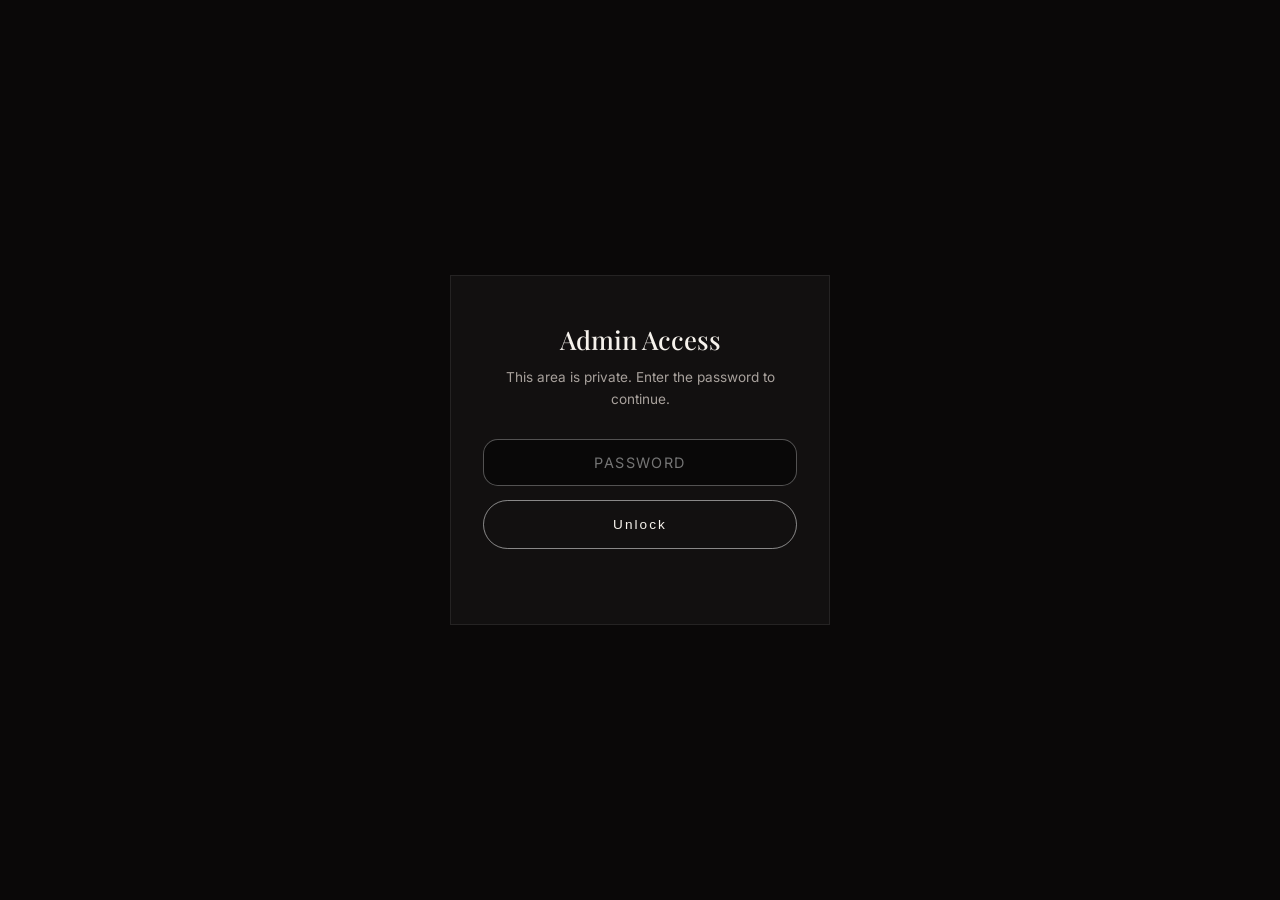
<file: admin.html>
<!DOCTYPE html>
<html lang="en">
<head>
<meta charset="UTF-8">
<meta name="viewport" content="width=device-width, initial-scale=1.0">
<meta name="robots" content="noindex, nofollow">
<title>Admin — Manage Projects</title>
<link rel="stylesheet" href="styles.css">
</head>
<body>

<!-- password gate — hides .admin-shell until js/admin-auth.js confirms the hash -->
<div class="admin-lock">
  <div class="admin-lock-box">
    <h1 class="admin-lock-title">Admin Access</h1>
    <p class="admin-lock-sub">This area is private. Enter the password to continue.</p>
    <form id="adminLockForm">
      <input type="password" id="adminLockInput" placeholder="PASSWORD" autocomplete="current-password" required>
      <button type="submit" class="btn-send">Unlock</button>
    </form>
    <p id="adminLockError" class="admin-lock-error"></p>
  </div>
</div>
<button type="button" id="adminLogout" class="admin-logout">Log out</button>

<header class="header">
    <a href="index.html" class="logo">Portfolio</a>
    <nav class="navbar">
        <a href="index.html">Home</a>
        <a href="admin.html">Admin</a>
    </nav>
</header>

<!-- quick jump bar — this page is long, this keeps both sections one click away -->
<div class="admin-quicknav">
  <a href="#projects">Projects</a>
  <a href="#testimonials">Testimonials</a>
  <span class="admin-quicknav-spacer"></span>
  <span id="autosaveLabel" class="admin-autosave"></span>
  <a href="index.html" target="_blank" class="admin-quicknav-live">View live site ↗</a>
</div>

<main class="admin-shell">

  <h1 class="admin-title" id="projects">Manage Projects</h1>
  <p class="admin-note">
    This page has <strong>no backend</strong> — it can't push changes to your live site by itself.
    It builds a <code>projects.json</code> file for you to download, then commit/upload to your repo alongside your project images.
    That file is what <code>index.html</code> and <code>project.html</code> read from. Your work here also autosaves
    to this browser as you go, so an accidental refresh won't lose it.
  </p>

  <section class="admin-panel">
    <h2>1. Load existing projects.json</h2>
    <p class="admin-note">Optional — load your current file to edit or add to it. Skip this to start a fresh list.</p>
    <input type="file" id="loadFile" accept="application/json">
  </section>

  <section class="admin-panel admin-panel-split">
    <div class="admin-panel-form">
      <h2 id="formHeading">2. Add / Edit a Project</h2>
      <form id="projectForm">

        <div class="admin-row admin-row-2">
          <div class="admin-field">
            <label>Project ID (used in the URL, no spaces) *</label>
            <input type="text" id="f_id" placeholder="e.g. eden" required>
          </div>
          <div class="admin-field">
            <label>Title (shown on the card) *</label>
            <input type="text" id="f_title" placeholder="e.g. Eden" required>
          </div>
        </div>

        <div class="admin-field">
          <label>Client / Headline (shown large on the case-study cover)</label>
          <input type="text" id="f_client" placeholder="e.g. EDEN — Brand Identity for a Luxury Plant Shop">
        </div>

        <div class="admin-row admin-row-2">
          <div class="admin-field">
            <label>Tags (comma separated, shown as pills on the card)</label>
            <input type="text" id="f_tags" placeholder="e.g. Logo Design, Branding">
          </div>
          <div class="admin-field">
            <label>Card text color</label>
            <select id="f_textcolor">
              <option value="light">Light text (dark cover image)</option>
              <option value="dark">Dark text (light cover image)</option>
            </select>
          </div>
        </div>

        <div class="admin-field">
          <label>Cover image</label>
          <div class="dropzone" id="cover_drop">
            <img class="dropzone-preview" id="cover_preview" style="display:none;">
            <span class="dropzone-label">Drag image here or click to browse</span>
            <input type="file" accept="image/*" class="dropzone-file" id="cover_file">
          </div>
          <input type="text" id="f_cover" placeholder="./image/eden-cover.png">
          <span class="admin-hint">Place the actual image file in your <code>/image</code> folder with this exact filename — the preview above is just so you can confirm you picked the right file, this field is what actually points to it.</span>
        </div>

        <div class="admin-row">
          <div class="admin-field">
            <label>Type</label>
            <input type="text" id="f_type" placeholder="Brochure">
          </div>
          <div class="admin-field">
            <label>Pages</label>
            <input type="text" id="f_pages" placeholder="12 pp">
          </div>
          <div class="admin-field">
            <label>Format</label>
            <input type="text" id="f_format" placeholder="A4 / A5">
          </div>
          <div class="admin-field">
            <label>Year</label>
            <input type="text" id="f_year" placeholder="2026">
          </div>
        </div>

        <div class="admin-field">
          <label>Brief / Description</label>
          <textarea id="f_brief" rows="4" placeholder="What is this document for? Who is it for? What design freedom did you have?"></textarea>
        </div>

        <fieldset class="admin-fieldset">
          <legend>Brand Accent <span class="admin-hint-inline">(optional — tints this project's case-study page)</span></legend>
          <div class="accent-swatches" id="accentSwatches"></div>
          <div class="admin-row admin-row-2">
            <div class="admin-field">
              <label>Accent color <span class="admin-hint-inline">used for labels &amp; links</span></label>
              <div class="color-input-row">
                <input type="color" id="f_accentcolor_picker" value="#a05a2c">
                <input type="text" id="f_accentcolor" placeholder="#a05a2c">
              </div>
            </div>
            <div class="admin-field">
              <label>Cover background gradient <span class="admin-hint-inline">behind the cover image</span></label>
              <input type="text" id="f_accentgradient" placeholder="linear-gradient(150deg, #33081a, #b8215f)">
            </div>
          </div>
          <div class="accent-preview" id="accentPreview"></div>
        </fieldset>

        <fieldset class="admin-fieldset">
          <legend>Design Details</legend>
          <p class="admin-note">Annotated screens or process shots, each with its own caption — these render four-across under "Design Details."</p>
          <div id="detailFields"></div>
          <button type="button" id="addDetailBtn" class="btn-secondary">+ Add Detail</button>
        </fieldset>

        <fieldset class="admin-fieldset">
          <legend>Visuals <span class="admin-hint-inline">(the big, caption-light gallery at the bottom of the case study)</span></legend>
          <p class="admin-note">Pure showcase images — flip on "Phone" framing for app screens, or "Full width" to let one image span the row.</p>
          <div id="galleryFields"></div>
          <button type="button" id="addGalleryBtn" class="btn-secondary">+ Add Visual</button>
        </fieldset>

        <div class="admin-actions">
          <button type="submit" class="btn-send" style="width:auto; padding:14px 28px;">Save Project to List</button>
          <button type="button" id="clearForm" class="btn-secondary">Clear Form</button>
        </div>
      </form>
    </div>

    <aside class="admin-preview">
      <span class="admin-preview-label">Card preview</span>
      <a class="portfoliocard admin-preview-card" id="previewCard" href="#" onclick="return false;">
        <img id="previewImg" alt="" style="display:none;">
        <div class="portfoliocard-content">
          <h3 id="previewTitle">Untitled</h3>
          <div class="tags" id="previewTags"></div>
        </div>
      </a>
      <span class="admin-preview-hint">This is how the project tile will look on the homepage.</span>
    </aside>
  </section>

  <section class="admin-panel">
    <h2>3. Current Project List (<span id="countLabel">0</span>)</h2>
    <p class="admin-note">Drag order matters — it's the order projects appear on the homepage. Use the arrows to reorder.</p>
    <div id="projectList" class="admin-project-list"></div>
  </section>

  <section class="admin-panel">
    <h2>4. Publish</h2>
    <p class="admin-note">Download the file, then replace <code>data/projects.json</code> in your project folder and push/upload it. That's what makes it live for visitors.</p>
    <button id="downloadBtn" class="btn-send" style="width:auto; padding:14px 28px;">Download projects.json</button>
  </section>

  <h1 class="admin-title" id="testimonials" style="margin-top:70px;">Manage Testimonials</h1>
  <p class="admin-note">
    Same idea, separate file — <code>data/testimonials.json</code>, read by the Testimonials section on the homepage.
    Copy your real reviews over from your <a href="https://www.upwork.com/freelancers/~01fd6470b8ec251bbb" target="_blank" style="text-decoration:underline;">Upwork profile</a> (client name, star rating, review text) — no scraping, just paste.
  </p>

  <section class="admin-panel">
    <h2>1. Load existing testimonials.json</h2>
    <p class="admin-note">Optional — load your current file to edit or add to it.</p>
    <input type="file" id="loadTestimonialsFile" accept="application/json">
  </section>

  <section class="admin-panel">
    <h2>2. Add / Edit a Review</h2>
    <form id="testimonialForm">
      <input type="hidden" id="t_id">

      <div class="admin-row">
        <div class="admin-field">
          <label>Client name *</label>
          <input type="text" id="t_name" placeholder="e.g. J. Alvarez" required>
        </div>
        <div class="admin-field">
          <label>Client role / company</label>
          <input type="text" id="t_role" placeholder="e.g. Founder, Fairland RV-Park">
        </div>
        <div class="admin-field">
          <label>Rating (1–5)</label>
          <input type="number" id="t_rating" min="1" max="5" value="5">
        </div>
        <div class="admin-field">
          <label>Source</label>
          <input type="text" id="t_source" placeholder="Upwork" value="Upwork">
        </div>
      </div>

      <div class="admin-field">
        <label>Review text *</label>
        <textarea id="t_quote" rows="4" placeholder="Paste the review text exactly as the client wrote it."></textarea>
      </div>

      <div class="admin-field">
        <label>Link to project (optional)</label>
        <input type="text" id="t_link" placeholder="project.html?id=eden">
      </div>

      <div class="admin-actions">
        <button type="submit" class="btn-send" style="width:auto; padding:14px 28px;">Save Review to List</button>
        <button type="button" id="clearTestimonialForm" class="btn-secondary">Clear Form</button>
      </div>
    </form>
  </section>

  <section class="admin-panel">
    <h2>3. Current Reviews (<span id="testimonialCountLabel">0</span>)</h2>
    <div id="testimonialList" class="admin-project-list"></div>
  </section>

  <section class="admin-panel">
    <h2>4. Publish</h2>
    <p class="admin-note">Download the file, then place it at <code>data/testimonials.json</code> and push it.</p>
    <button id="downloadTestimonialsBtn" class="btn-send" style="width:auto; padding:14px 28px;">Download testimonials.json</button>
  </section>

</main>

<div id="toastStack" class="toast-stack" aria-live="polite"></div>

<footer></footer>

<script src="js/admin-auth.js"></script>
<script src="js/admin.js"></script>
</body>
</html>
</file>
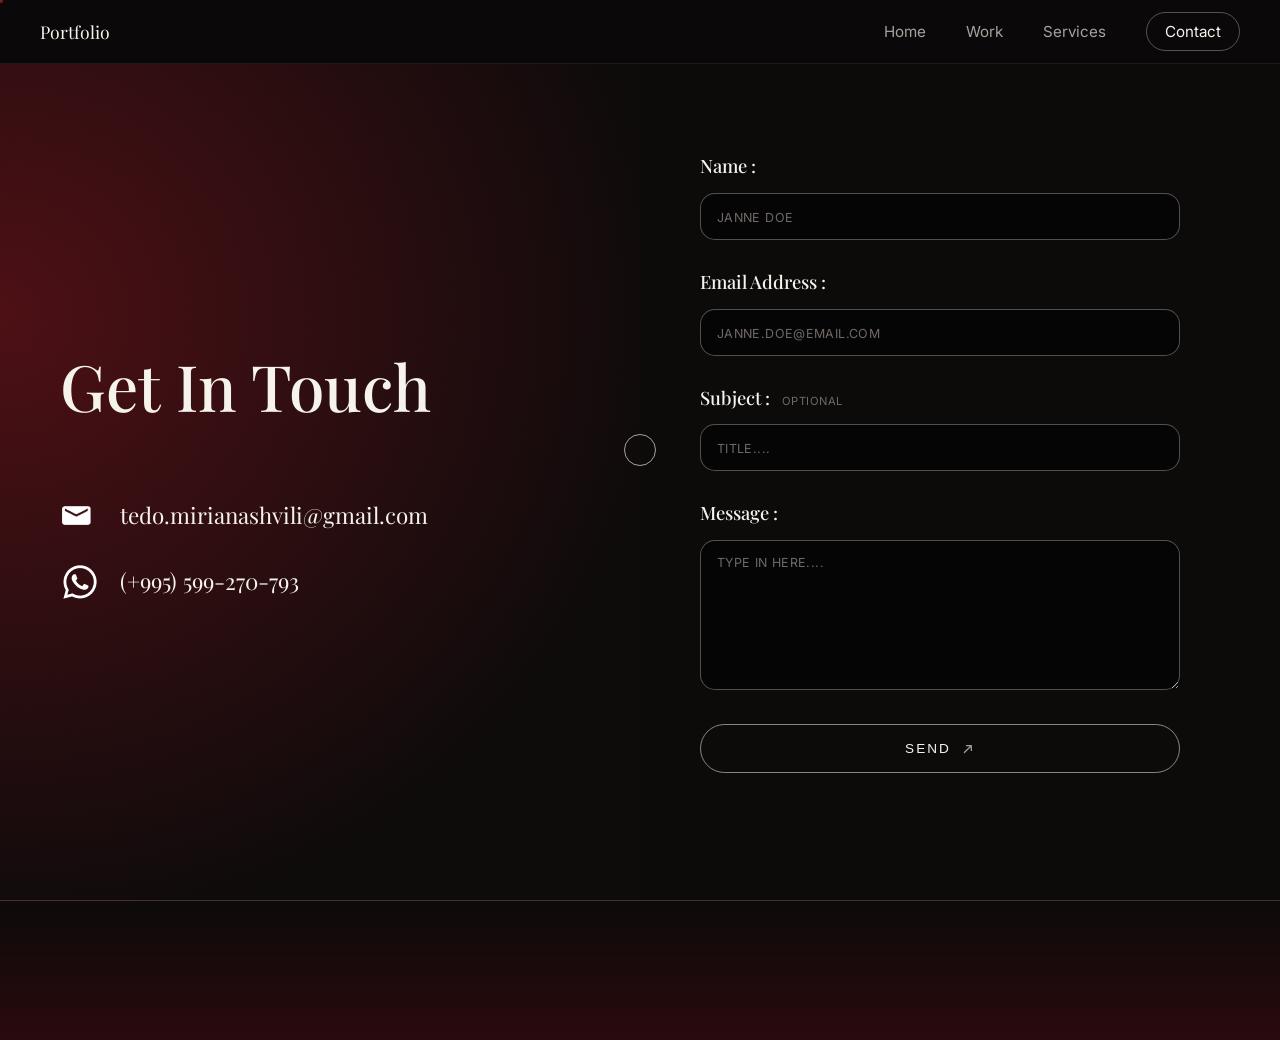
<file: contact.html>
<!DOCTYPE html>
<html lang="en">
<head>
    <meta charset="UTF-8">
    <meta http-equiv="X-UA-Compatible" content="IE=edge">
    <meta name="viewport" content="width=device-width, initial-scale=1.0">
    <title>CrimsonMediaVisuuals</title>
    <link rel="stylesheet" href="styles.css">
</head>
<body>

    <!-- custom cursor -->
    <div class="cursor-dot" aria-hidden="true"></div>
    <div class="cursor-ring" aria-hidden="true"></div>

    <header class="header">
        <a href="index.html" class="logo">Portfolio</a>

        <nav class="navbar">
            <a href="index.html">Home</a>
            <a href="index.html#portfoliocards">Work</a>
            <a href="services.html">Services</a>
            <a href="contact.html" class="nav-contact">Contact</a>
        </nav>
    </header>

    <section class="contact-section">

        <div class="contact-content">

            <div id="contact-text">
                <h1>Get In Touch</h1>

                <a class="contact-info" href="mailto:tedo.mirianashvili@gmail.com">
                    <img src="./image/ic_baseline-email.png" alt="" aria-hidden="true">
                    <span class="contact-type">tedo.mirianashvili@gmail.com</span>
                </a>

                <a class="contact-info" href="https://wa.me/995599270793" target="_blank" rel="noopener noreferrer">
                    <img src="./image/ic_baseline-whatsapp.png" alt="" aria-hidden="true">
                    <span class="contact-type">(+995) 599-270-793</span>
                </a>
            </div>

            <div id="functionalWindow">

                <!-- REPLACE YOUR_FORM_ID below with the endpoint Formspree gives you,
                     e.g. https://formspree.io/f/xabcwxyz -->
                <form id="contactForm" action="https://formspree.io/f/mwleblwv" method="POST">

                    <!-- sets the subject line of the email you receive -->
                    <input type="hidden" name="_subject" value="New message from portfolio site">

                    <div class="contact-form">
                        <label for="c_name">Name :</label>
                        <div class="window">
                            <input type="text" id="c_name" name="name" placeholder="JANNE DOE" autocomplete="name" required>
                        </div>
                    </div>

                    <div class="contact-form">
                        <label for="c_email">Email Address :</label>
                        <div class="window">
                            <input type="email" id="c_email" name="email" placeholder="JANNE.DOE@email.com" autocomplete="email" required>
                        </div>
                    </div>

                    <div class="contact-form">
                        <label for="c_subject">Subject : <span class="field-optional">optional</span></label>
                        <div class="window">
                            <input type="text" id="c_subject" name="subject" placeholder="Title....">
                        </div>
                    </div>

                    <div class="contact-form">
                        <label for="c_message">Message :</label>
                        <div class="window">
                            <textarea id="c_message" name="message" placeholder="Type in here...." required></textarea>
                        </div>
                    </div>

                    <button type="submit" class="btn-send">
                        <span>SEND</span>
                        <img src="./image/servicearrow.svg" alt="" aria-hidden="true">
                    </button>
                    <p class="form-note"></p>

                </form>

            </div>

        </div>

    </section>

    <footer></footer>

    <script src="script.js"></script>
    <script src="js/contact.js"></script>
</body>
</html>
</file>
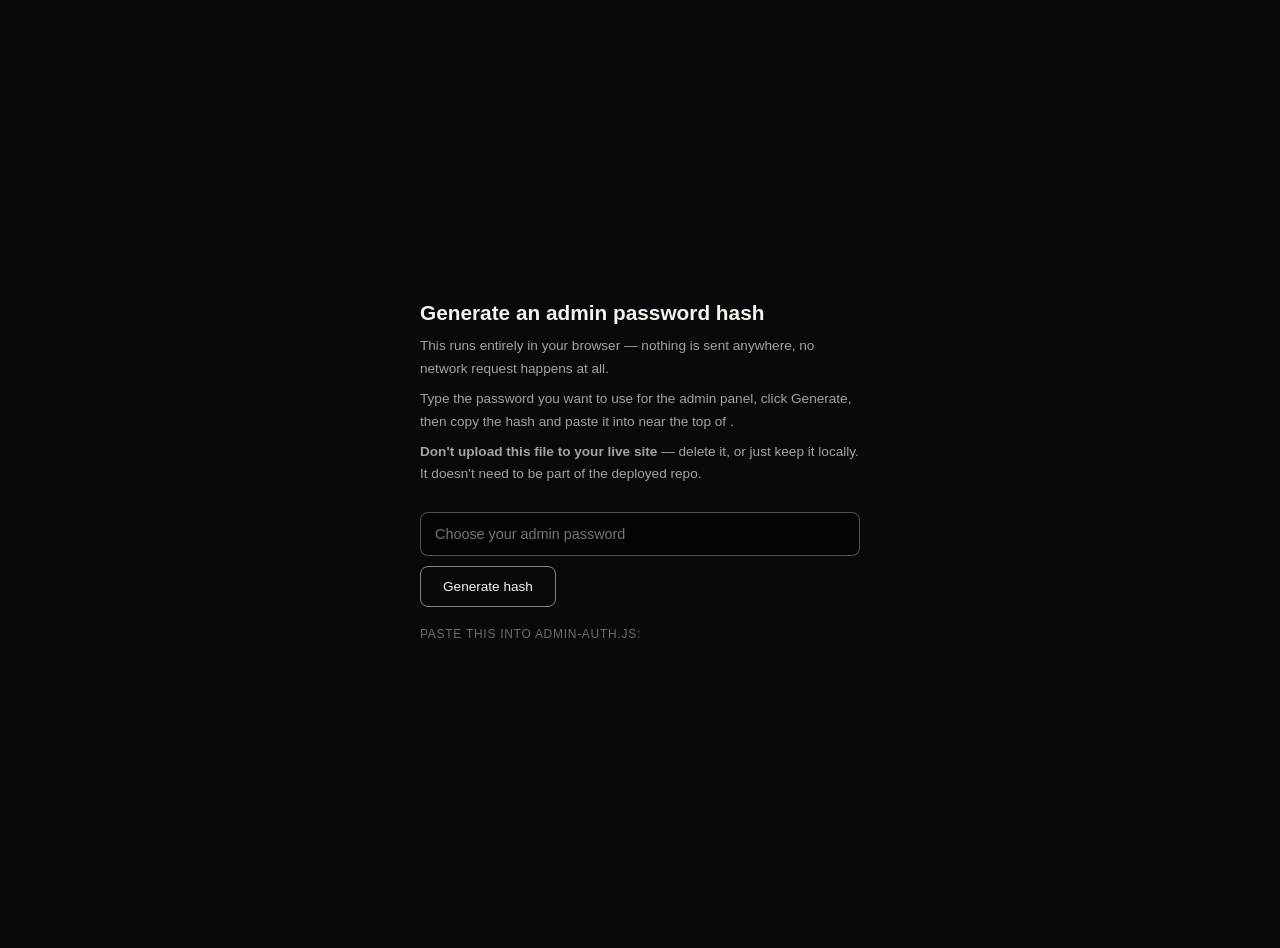
<file: password-hash-generator.html>
<!DOCTYPE html>
<html lang="en">
<head>
<meta charset="UTF-8">
<meta name="viewport" content="width=device-width, initial-scale=1.0">
<meta name="robots" content="noindex, nofollow">
<title>Password Hash Generator (local use only)</title>
<style>
  body{
    font-family: -apple-system, BlinkMacSystemFont, sans-serif;
    background:#0a0808; color:#f6f2ec;
    display:flex; align-items:center; justify-content:center;
    min-height:100vh; margin:0; padding:24px;
  }
  .box{ max-width:440px; width:100%; }
  h1{ font-size:1.3rem; margin:0 0 10px; }
  p{ color:#a8a19c; font-size:.85rem; line-height:1.65; margin:0 0 8px; }
  input{
    width:100%; box-sizing:border-box; padding:13px 14px; margin:18px 0 10px;
    background:rgba(0,0,0,.5); border:1px solid rgba(255,255,255,.3);
    border-radius:8px; color:#f6f2ec; font-size:.9rem;
  }
  input:focus{ outline:none; border-color:#7a1a1f; }
  button{
    padding:12px 22px; background:transparent; border:1px solid rgba(255,255,255,.5);
    border-radius:8px; color:#f6f2ec; font-size:.85rem; cursor:pointer;
  }
  button:hover{ background:rgba(255,255,255,.08); border-color:#7a1a1f; }
  .out-label{ font-size:.75rem; text-transform:uppercase; letter-spacing:.06em; color:#6f6a66; margin:20px 0 6px; }
  code{
    display:none; word-break:break-all; background:rgba(255,255,255,.05);
    border:1px solid rgba(255,255,255,.08);
    padding:14px; border-radius:8px; font-size:.82rem; line-height:1.5;
  }
  .copied{ color:#8fbf8f; font-size:.78rem; margin-top:8px; display:none; }
</style>
</head>
<body>
<div class="box">
  <h1>Generate an admin password hash</h1>
  <p>This runs entirely in your browser — nothing is sent anywhere, no network request happens at all.</p>
  <p>Type the password you want to use for the admin panel, click Generate, then copy the hash and paste it into <code>PASSWORD_HASH</code> near the top of <code>js/admin-auth.js</code>.</p>
  <p><strong>Don't upload this file to your live site</strong> — delete it, or just keep it locally. It doesn't need to be part of the deployed repo.</p>

  <input type="password" id="pw" placeholder="Choose your admin password" autocomplete="new-password">
  <button id="go">Generate hash</button>

  <div class="out-label">Paste this into admin-auth.js:</div>
  <code id="out"></code>
  <div class="copied" id="copiedMsg">Copied to clipboard.</div>
</div>

<script>
document.getElementById('go').addEventListener('click', async () => {
  const pw = document.getElementById('pw').value;
  if (!pw) return;
  const enc = new TextEncoder().encode(pw);
  const buf = await crypto.subtle.digest('SHA-256', enc);
  const hex = Array.from(new Uint8Array(buf)).map(b => b.toString(16).padStart(2, '0')).join('');

  const out = document.getElementById('out');
  out.textContent = hex;
  out.style.display = 'block';

  const copiedMsg = document.getElementById('copiedMsg');
  copiedMsg.style.display = 'none';
  try {
    await navigator.clipboard.writeText(hex);
    copiedMsg.style.display = 'block';
  } catch (_) {
    // clipboard API unavailable — the hash is still shown above to copy manually
  }
});
</script>
</body>
</html>
</file>
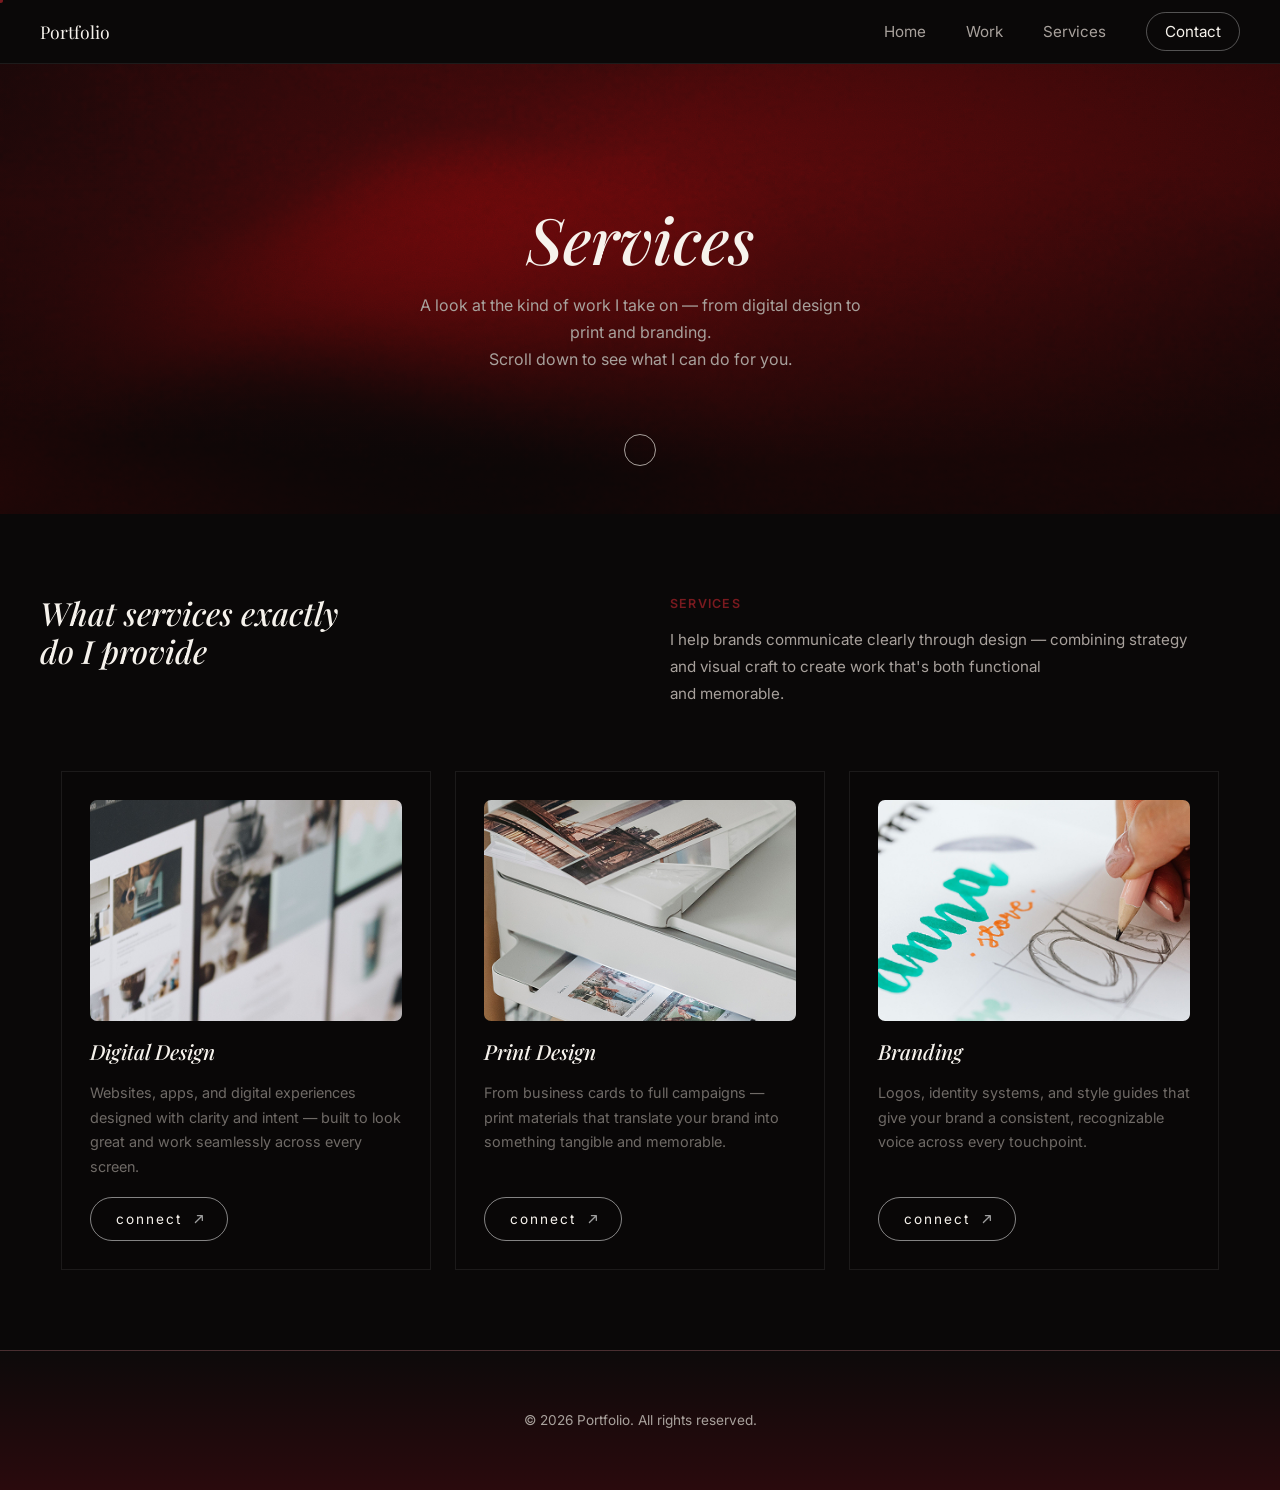
<file: services.html>
<!DOCTYPE html>
<html lang="en">
<head>
    <meta charset="UTF-8">
    <meta http-equiv="X-UA-Compatible" content="IE=edge">
    <meta name="viewport" content="width=device-width, initial-scale=1.0">
    <title>CrimsonMediaVisuuals</title>

    <link rel="stylesheet" href="styles.css">
</head>
<body>

    <!-- custom cursor -->
    <div class="cursor-dot" aria-hidden="true"></div>
    <div class="cursor-ring" aria-hidden="true"></div>

    <header class="header">
        <a href="index.html" class="logo">Portfolio</a>

        <nav class="navbar">
            <a href="index.html">Home</a>
            <a href="index.html#portfoliocards">Work</a>
            <a href="#services">Services</a>
            <a href="contact.html" class="nav-contact">Contact</a>
        </nav>
    </header>

    <section class="headerbanner">
        <p id="servicestitle">Services</p>
        <p id="servicedescription">
            A look at the kind of work I take on — from digital design to print and branding.
            <br>Scroll down to see what I can do for you.
        </p>
    </section>

    <section class="services-section" id="services">

        <div class="entreetexts">
            <div class="Text1">
                <p id="servicet">What services exactly
                    <br>do I provide</p>
            </div>
            <div class="Text2">
                <h3>Services</h3>
                <p>I help brands communicate clearly through design — combining strategy
                    <br>and visual craft to create work that's both functional
                    <br>and memorable.</p>
            </div>
        </div>

        <div class="service-items">

            <div class="service-item">
                <img src="./image/diigitaldesign.png" alt="Digital design work sample" class="service-img">
                <h2>Digital Design</h2>
                <p>Websites, apps, and digital experiences designed with clarity and intent — built to look great and work seamlessly across every screen.</p>
                <a href="contact.html" class="serviceButton">connect <img src="./image/servicearrow.svg" alt=""></a>
            </div>

            <div class="service-item">
                <img src="./image/printdesig.png" alt="Print design work sample" class="service-img">
                <h2>Print Design</h2>
                <p>From business cards to full campaigns — print materials that translate your brand into something tangible and memorable.</p>
                <a href="contact.html" class="serviceButton">connect <img src="./image/servicearrow.svg" alt=""></a>
            </div>

            <div class="service-item">
                <img src="./image/branding.png" alt="Branding work sample" class="service-img">
                <h2>Branding</h2>
                <p>Logos, identity systems, and style guides that give your brand a consistent, recognizable voice across every touchpoint.</p>
                <a href="contact.html" class="serviceButton">connect <img src="./image/servicearrow.svg" alt=""></a>
            </div>

        </div>

    </section>

    <footer>
        <p>&copy; 2026 Portfolio. All rights reserved.</p>
    </footer>

    <script src="script.js"></script>
</body>
</html>
</file>
<file: styles.css>
/* =========================================================
   Tedo Mirianashvili — Portfolio
   styles.css — matches the HTML structure/classes as-is
   ========================================================= */

@import url('https://fonts.googleapis.com/css2?family=Playfair+Display:ital,wght@0,400;0,500;0,600;1,400&family=Inter:wght@300;400;500;600;700&display=swap');

:root{
  --black:        #0a0808;
  --near-black:   #0d0a0a;
  --maroon-deep:  #2a0a0d;
  --maroon:       #4a0f14;
  --maroon-bright:#7a1a1f;
  --card-bg:      #1a0e0e;
  --card-border:  rgba(255,255,255,0.08);
  --white:        #f6f2ec;
  --grey:         #a8a19c;
  --grey-dim:     #6f6a66;

  --font-display: 'Playfair Display', Georgia, serif;
  --font-body:    'Inter', -apple-system, sans-serif;
}

*, *::before, *::after{ box-sizing: border-box; }

@media (prefers-reduced-motion: no-preference){
  html{
    scroll-behavior: smooth;
    scroll-padding-top: 64px; /* offset for the sticky 64px header */
  }
}

body{
  margin:0;
  background: var(--black);
  color: var(--white);
  font-family: var(--font-body);
  line-height: 1.55;
  -webkit-font-smoothing: antialiased;
}

img{ max-width:100%; display:block; }
a{ color:inherit; text-decoration:none; }

::selection{ background: var(--maroon-bright); color: var(--white); }

:focus-visible{
  outline: 1px solid var(--maroon-bright);
  outline-offset: 3px;
}

/* ============ CUSTOM CURSOR ============
   A small solid dot tracks the mouse exactly; a larger hairline ring
   trails it with a bit of ease and blooms open over links/buttons.
   Mouse-only — untouched on touch devices, and simplified to instant
   tracking (no easing loop) when reduced motion is requested. */
@media (hover: hover) and (pointer: fine){
  body.has-fine-pointer,
  body.has-fine-pointer a,
  body.has-fine-pointer button{ cursor: none; }
}

.cursor-dot,
.cursor-ring{
  position: fixed;
  top: 0; left: 0;
  pointer-events: none;
  border-radius: 50%;
  z-index: 9999;
  opacity: 0;
  transition: opacity .25s ease;
}

.cursor-dot{
  width: 5px; height: 5px;
  margin: -2.5px 0 0 -2.5px;
  background: var(--maroon-bright);
}

.cursor-ring{
  width: 32px; height: 32px;
  margin: -16px 0 0 -16px;
  border: 1px solid var(--grey);
  transition: opacity .25s ease, transform .25s ease, background .25s ease, border-color .25s ease;
}

body.has-fine-pointer .cursor-dot,
body.has-fine-pointer .cursor-ring{ opacity: 1; }

.cursor-ring.is-active{
  transform: scale(1.7);
  background: rgba(122,26,31,.18);
  border-color: var(--maroon-bright);
}

.cursor-ring.is-pressed{ transform: scale(1.1); }

/* ============ HEADER / NAV ============ */
.header{
  position: sticky; top:0; z-index:100;
  display:flex; align-items:center; justify-content:space-between;
  padding: 0 40px;
  height: 64px;
  background: var(--black);
  border-bottom: 1px solid rgba(255,255,255,.08);
}
.logo{
  font-family: var(--font-display);
  font-size: 1.1rem;
}
.navbar{
  display:flex; align-items:center; gap: 40px;
}
.navbar a{
  font-size:.95rem;
  color: var(--grey);
  transition: color .2s ease;
}
.navbar a:hover{ color: var(--white); }

.navbar a.nav-contact{
  color: var(--white);
  border: 1px solid rgba(255,255,255,.3);
  border-radius: 20px;
  padding: 7px 18px;
  transition: border-color .2s ease, background .2s ease;
}
.navbar a.nav-contact:hover{
  color: var(--white);
  border-color: var(--maroon-bright);
  background: rgba(122,26,31,.15);
}

/* ============ HERO ============ */
.Hero{
  padding: 80px 40px 100px;
}
#HeroContent{
  max-width: 1200px;
  margin: 0 auto;
  display:grid;
  grid-template-columns: 1fr 1fr;
  gap: 60px;
  align-items:center;
}
.Hero img{
  width:100%;
  max-width: 460px;
  aspect-ratio: 3/4;
  object-fit: cover;
  padding: 8px;
}
#HeroText{
  text-align: right;
}
#HeroText h1{
  font-family: var(--font-display);
  font-weight: 500;
  font-size: clamp(2rem, 4vw, 2.6rem);
  margin: 0 0 20px;
}
#HeroText h3{
  font-family: var(--font-body);
  font-weight: 400;
  color: var(--grey);
  font-size: 1rem;
  max-width: 480px;
  margin: 0 0 32px auto;
}
#SocemdiaLinks{
  display:flex; gap:30px; justify-content:flex-end;
}
/* FIX: <a> is display:inline by default, so width/height did nothing.
   display:flex makes the box respect the size, and the nested img
   rule makes the icon fill that box instead of rendering at its
   raw file dimensions. */
#SocemdiaLinks a{
  display:flex;
  align-items:center;
  justify-content:center;
  width:100px;
  height:100px;
  transition: opacity .2s ease, transform .2s ease;
}
#SocemdiaLinks a img{
  width:100%;
  height:100%;
  object-fit:contain;
}
#SocemdiaLinks a:hover{
  opacity:.75;
  transform: translateY(-2px);
}

@media (max-width: 860px){
  #HeroContent{ grid-template-columns: 1fr; }
  #HeroText{ text-align:left; }
  #HeroText h3{ margin-left:0; }
  #SocemdiaLinks{ justify-content:flex-start; }
}

/* ============ SKILLS & TOOLS ============ */
.SkillsAndTools{
  padding: 90px 40px;
  background: url('./image/gradient-2560x1440.gif') center/cover no-repeat;
}
.SkillsAndTools #Title{
  font-family: var(--font-display);
  font-weight: 500;
  text-align:center;
  font-size: clamp(1.8rem, 3vw, 2.4rem);
  margin: 0 0 56px;
}
/* the container just after the h1 becomes a 3-col grid */
.SkillsAndTools > div{
  max-width: 1200px;
  margin: 0 auto;
  display: grid;
  grid-template-columns: repeat(3, 1fr);
  gap: 24px;
}
/* the unlabeled "row" divs get flattened so their skillcards
   become direct items of the grid above */
.SkillsAndTools > div > div{
  display: contents;
}
.skillcard{
  background: rgba(10,6,6,.55);
  border: 1px solid var(--card-border);
  padding: 28px;
}
.skillcard img{
  width: 100px; height:100px;
  object-fit:contain;
  margin-bottom: 20px;
}
.skillcard p:first-of-type{
  font-family: var(--font-body);
  font-weight:600;
  font-size:1.05rem;
  margin: 0 0 10px;
}
.skillcard p:last-child{
  color: var(--grey-dim);
  font-size:.88rem;
  margin:0;
}

@media (max-width: 860px){
  .SkillsAndTools > div{ grid-template-columns: 1fr 1fr; }
}
@media (max-width: 560px){
  .SkillsAndTools > div{ grid-template-columns: 1fr; }
}


/* ============ PAST PROJECTS & WORKS ============ */
.PastProjectsAndWorks{
  padding: 100px 40px 60px;
  background: var(--black);
}
.PastProjectsAndWorks h1{
  font-family: var(--font-display);
  font-weight: 500;
  text-align:center;
  font-size: clamp(1.8rem, 3vw, 2.4rem);
  margin: 0 0 56px;
}
#portfoliocards{
  max-width: 1200px;
  margin: 0 auto;
  display:grid;
  grid-template-columns: 1fr 1fr;
  gap: 24px;
}
.portfoliocard{
  position:relative;
  aspect-ratio: 16/10;
  overflow:hidden;
  border:1px solid var(--card-border);
  display:flex; align-items:flex-end;
  padding: 28px;
}
.portfoliocard img{
  position:absolute; inset:0; width:100%; height:100%; object-fit:cover; z-index:0;
}
.portfoliocard::after{
  content:"";
  position:absolute; inset:0; z-index:0;
  background: linear-gradient(0deg, rgba(0,0,0,.55), transparent 60%);
}

@media (max-width: 720px){
  #portfoliocards{ grid-template-columns: 1fr; }
}

/* ============ EDUCATION ============
   Kept the original idea intact: a row of portrait stills that develop
   from grayscale into color, like photos coming out of a darkroom.
   What was actually broken — the institution name lived at opacity:0
   with no non-hover fallback, so on any touch device (i.e. most
   visitors) it was never readable at all; the name was also set at
   4rem uppercase, which overflows a 4:5 card long before "Business
   and Technology University" finishes rendering; and the grid had no
   container or gap, unlike every other section on the site. Fixed all
   three, kept the hover as an enhancement rather than a gate. */
.Education{
  background: var(--black);
  padding: 100px 40px;
}
.Education h1{
  font-family: var(--font-display);
  font-weight: 500;
  font-style: italic;
  text-align:center;
  font-size: clamp(1.8rem, 3vw, 2.4rem);
  margin: 0 0 56px;
}
#educationcardsrt{
  max-width: 1200px;
  margin: 0 auto;
  display:grid;
  grid-template-columns: repeat(3, 1fr);
  gap: 24px;
  counter-reset: edu;
}
.educationcard{
  counter-increment: edu;
  position:relative;
  aspect-ratio: 4/5;
  overflow:hidden;
  background: var(--card-bg);
  border: 1px solid var(--card-border);
  display:flex; align-items:flex-end;
  padding: 28px;
  transition: border-color .3s ease;
}
.educationcard:hover,
.educationcard:focus-within{
  border-color: var(--maroon-bright);
}
.educationcard img{
  position:absolute; inset:0; width:100%; height:100%; object-fit:cover;
  filter: grayscale(100%);
  transition: filter .5s ease, transform .5s ease;
}
.educationcard::after{
  content:"";
  position:absolute; inset:0;
  background: linear-gradient(0deg, rgba(0,0,0,.82), rgba(0,0,0,.25) 55%, transparent 80%);
  transition: background .4s ease;
  pointer-events:none;
}
/* small spec number, top-left — echoes the same numbering device
   used on the services cards, tying the two sections together */
.educationcard::before{
  content: counter(edu, decimal-leading-zero);
  position:absolute; z-index:1; top:20px; left:20px;
  font-family: var(--font-body);
  font-weight:600;
  font-size:.7rem;
  letter-spacing:.08em;
  color: var(--maroon-bright);
}
.educationcard .educationcardtext{
  position:relative; z-index:1;
  font-family: var(--font-display);
  font-style: italic;
  font-weight: 500;
  font-size: clamp(1.1rem, 2vw, 1.5rem);
  line-height: 1.25;
  color: var(--white);
  margin:0;
  transition: transform .4s ease;
}

.educationcard:hover img,
.educationcard:focus-within img{
  filter: grayscale(0%);
  transform: scale(1.06);
}
.educationcard:hover::after,
.educationcard:focus-within::after{
  background: linear-gradient(0deg, rgba(0,0,0,.9), rgba(0,0,0,.35) 60%, transparent 85%);
}
.educationcard:hover .educationcardtext,
.educationcard:focus-within .educationcardtext{
  transform: translateY(-4px);
}

@media (max-width: 860px){
  #educationcardsrt{ grid-template-columns: 1fr 1fr; gap: 16px; }
}
@media (max-width: 560px){
  #educationcardsrt{ grid-template-columns: 1fr; }
  .educationcard{ padding: 22px; }
}

/* ============ PORTFOLIO CARD CONTENT (index.html) ============ */
.portfoliocard-content{
  position:relative; z-index:1;
  width:100%;
}
.portfoliocard-content h3{
  font-family: var(--font-display);
  font-style: italic;
  font-size: 1.6rem;
  margin: 0 0 12px;
  color: var(--white);
}
.portfoliocard-content h3.dark-text{ color:#1a0e0e; }

.tags{ display:flex; gap:8px; flex-wrap:wrap; }
.tag{
  font-size:.7rem; letter-spacing:.04em; text-transform:uppercase;
  background: rgba(0,0,0,.5);
  border:1px solid rgba(255,255,255,.3);
  border-radius: 999px;
  color: var(--white);
  padding: 6px 14px;
}
.tag.tag-dark{
  background: rgba(255,255,255,.55);
  border-color: rgba(0,0,0,.3);
  color:#1a0e0e;
}

/* ============ CASE STUDY / PROJECT DETAIL PAGE ============ */
.case-shell{ max-width: 1200px; margin: 40px auto 0; padding: 0 24px 40px; }

.case-block{
  background: #f4f2ee;
  color: #111;
  margin-bottom: 24px;
  border-radius: 2px;
  overflow: hidden;
}

.case-cover{ display:grid; grid-template-columns: 1fr 1fr; min-height: 480px; }
.case-cover-left{ padding: 60px; display:flex; flex-direction:column; justify-content:center; }
.case-cover-left .byline{ display:flex; align-items:center; gap:10px; font-size:.8rem; letter-spacing:.08em; text-transform:uppercase; margin-bottom:30px; color:#555; }
.case-cover-left .avatar{ width:26px; height:26px; border-radius:50%; background: #2f5fd8; }
.case-cover-left .eyebrow{ font-size:.75rem; letter-spacing:.08em; text-transform:uppercase; color: var(--case-accent, #a05a2c); margin-bottom:10px; }
.case-cover-left h2{ font-family: var(--font-body); font-size: 2.4rem; font-weight:600; color:#111; margin:0; }
.case-cover-left .subtitle{ font-size:1.6rem; color:#8a8a8a; font-weight:400; margin: 4px 0 24px; }
.case-cover-left .desc{ color:#555; font-size:.95rem; max-width:460px; border-top:1px solid #ddd; padding-top:24px; margin-top:24px; }
.meta-row{ display:flex; gap:40px; margin-top:24px; flex-wrap:wrap; }
.meta-row div{ font-size:.8rem; color:#333; }
.meta-row .k{ text-transform:uppercase; color:#999; letter-spacing:.05em; display:block; margin-bottom:4px; font-size:.7rem; }
.case-cover-right{
  background: var(--near-black); /* dark letterbox — blends with dark-background cover art instead of a clashing grey box */
  display:flex;
  align-items:center;
  justify-content:center;
  padding: 20px;
}
.case-cover-right img{
  width:100%; height:100%;
  object-fit: contain; /* was cover — shows the whole cover image instead of cropping it */
}

.case-section{ padding: 50px 60px; }
.case-section .label{ font-size:.75rem; letter-spacing:.08em; text-transform:uppercase; color: var(--case-accent, #a05a2c); margin-bottom:14px; }
.case-section h3{ font-family: var(--font-body); font-weight:600; font-size:1.5rem; margin: 0 0 14px; color:#111; }
.case-section p{ color:#555; max-width:640px; margin:0; }

.detail-grid{
  display:grid; grid-template-columns: repeat(4,1fr); gap:20px; padding: 0 60px 50px;
}
.detail-item{ display:flex; flex-direction:column; gap:6px; }
.detail-item img{
  width:100%;
  max-height: 340px; /* cap so a tall portrait screenshot doesn't dominate the row */
  object-fit: contain; /* was cover — stops cropping portrait UI screenshots */
  background: #f4f2ee; /* matches .case-block's own background, so any letterboxing is invisible */
}
.detail-label{ font-size:.75rem; text-transform:uppercase; letter-spacing:.04em; color:#555; }
.detail-caption{ font-size:.75rem; color:#999; }

.case-back-link{
  color: var(--case-accent, #a05a2c);
  font-size: .9rem;
  border-bottom: 1px solid transparent;
  transition: border-color .2s ease;
}
.case-back-link:hover{ border-color: var(--case-accent, #a05a2c); }

/* ----- phone / device mockup frame, used when a detail or gallery
   item is flagged "frame": "phone" in projects.json ----- */
.device-frame{
  position: relative;
  background: #0c0c0c;
  border-radius: 34px;
  padding: 14px 10px;
  box-shadow: 0 0 0 1px rgba(0,0,0,.06), 0 20px 40px -20px rgba(0,0,0,.35);
  max-width: 260px;
  margin: 0 auto;
  cursor: pointer;
}
.device-notch{
  position: absolute;
  top: 14px; left: 50%; transform: translateX(-50%);
  width: 44%; height: 18px;
  background: #0c0c0c;
  border-radius: 0 0 12px 12px;
  z-index: 2;
}
.device-frame img{
  width: 100%;
  display: block;
  border-radius: 22px;
  max-height: none;
  object-fit: cover;
  background: #0c0c0c;
}
.detail-item .device-frame{ max-width: 220px; }

/* ============ VISUALS GALLERY (project.html) ============
   A section purely for showcasing uploaded images big — no analytical
   copy, just the work. Responsive auto-fit grid; phone-framed items
   sit naturally next to each other, full-width items (size:"full" in
   projects.json) span the whole row for a hero-style flat image. */
.case-gallery{
  display: grid;
  grid-template-columns: repeat(auto-fit, minmax(240px, 1fr));
  gap: 32px;
  padding: 24px 60px 56px;
  align-items: start;
}
.gallery-item{
  margin: 0;
  display: flex;
  flex-direction: column;
  gap: 10px;
}
.gallery-item-full{ grid-column: 1 / -1; }
.gallery-item-full .device-frame{ max-width: 320px; }
.gallery-item img:not(.device-frame img){
  width: 100%;
  display: block;
  cursor: pointer;
  transition: opacity .2s ease;
}
.gallery-item img:not(.device-frame img):hover{ opacity: .9; }
.gallery-item .device-frame:hover{ box-shadow: 0 0 0 1px rgba(0,0,0,.06), 0 26px 48px -18px rgba(0,0,0,.45); }
.gallery-item figcaption{
  text-align: center;
  font-size: .78rem;
  letter-spacing: .04em;
  text-transform: uppercase;
  color: #999;
}

@media (max-width: 900px){
  .case-cover{ grid-template-columns:1fr; }
  .case-cover-left{ padding: 40px 24px; }
  .case-section{ padding: 40px 24px; }
  .detail-grid{ grid-template-columns: 1fr 1fr; padding: 0 24px 40px; }
  .case-gallery{ grid-template-columns: repeat(auto-fit, minmax(200px, 1fr)); padding: 24px 24px 48px; gap: 24px; }
}
@media (max-width: 520px){
  .case-gallery{ grid-template-columns: 1fr; }
}

/* ----- lightbox: click any case-study image to see it large ----- */
.lightbox{
  position: fixed; inset: 0; z-index: 1000;
  background: rgba(6,4,4,.92);
  display: flex; align-items: center; justify-content: center;
  padding: 40px;
  opacity: 0; pointer-events: none;
  transition: opacity .2s ease;
}
.lightbox.is-open{ opacity: 1; pointer-events: auto; }
.lightbox figure{ margin: 0; max-width: 90vw; max-height: 90vh; display:flex; flex-direction:column; align-items:center; gap:14px; }
.lightbox img{ max-width: 90vw; max-height: 80vh; object-fit: contain; box-shadow: 0 30px 60px rgba(0,0,0,.5); }
.lightbox figcaption{ color: var(--grey); font-size: .85rem; letter-spacing: .03em; text-align:center; }
.lightbox-close{
  position: absolute; top: 20px; right: 28px;
  background: none; border: none; color: var(--white);
  font-size: 2.2rem; line-height:1; cursor: pointer; padding: 6px 10px;
}
.lightbox-close:hover{ color: var(--grey); }
body.lightbox-locked{ overflow: hidden; }

/* ============ ADMIN PANEL ============ */
.admin-shell{
  max-width: 1080px;
  margin: 0 auto;
  padding: 60px 24px 100px;
}
.admin-title{
  font-family: var(--font-display);
  font-size: 2rem;
  margin: 0 0 12px;
}
.admin-note{
  color: var(--grey);
  font-size: .88rem;
  line-height: 1.6;
}
.admin-note code{
  background: rgba(255,255,255,.08);
  padding: 2px 6px;
  border-radius: 3px;
  font-size: .82rem;
}
.admin-panel{
  background: rgba(255,255,255,.03);
  border: 1px solid var(--card-border);
  padding: 32px;
  margin-top: 28px;
}
.admin-panel h2{
  font-family: var(--font-body);
  font-weight: 700;
  font-size: 1.15rem;
  margin: 0 0 8px;
}
.admin-subtitle{
  font-family: var(--font-body);
  font-weight: 600;
  font-size: 1rem;
  margin: 28px 0 12px;
}
.admin-field{
  margin-bottom: 20px;
}
.admin-field label{
  display:block;
  font-size: .85rem;
  color: var(--grey);
  margin-bottom: 6px;
}
.admin-field input,
.admin-field select,
.admin-field textarea{
  width: 100%;
  background: rgba(0,0,0,.5);
  border: 1px solid rgba(255,255,255,.3);
  color: var(--white);
  padding: 12px 14px;
  font-family: var(--font-body);
  font-size: .9rem;
}
.admin-hint{
  display:block;
  font-size: .75rem;
  color: var(--grey-dim);
  margin-top: 6px;
}
.admin-row{
  display:grid;
  grid-template-columns: repeat(4, 1fr);
  gap: 16px;
}
@media (max-width: 640px){
  .admin-row{ grid-template-columns: 1fr 1fr; }
}
.admin-detail-row{
  display:grid;
  grid-template-columns: 1fr 1fr 130px 1fr 108px 34px;
  gap: 10px;
  align-items:center;
  margin-bottom: 12px;
}
.admin-detail-row input,
.admin-detail-row select{
  background: rgba(0,0,0,.5);
  border: 1px solid rgba(255,255,255,.3);
  color: var(--white);
  padding: 10px 12px;
  font-size: .85rem;
}
.dropzone-compact{
  min-height: 44px;
  padding: 6px 8px;
  gap: 4px;
}
.dropzone-compact .dropzone-label{ font-size: .68rem; }
.dropzone-compact.has-preview{ padding: 4px; }
.dropzone-compact .dropzone-preview{ max-height: 36px; }
.row-remove-btn{
  background: transparent;
  border: 1px solid rgba(224,106,106,.4);
  color:#e06a6a;
  width: 34px; height: 34px;
  font-size: 1.1rem; line-height:1;
  cursor:pointer;
}
.row-remove-btn:hover{ background: rgba(224,106,106,.12); }
.admin-gallery-row{ grid-template-columns: 1fr 130px 1fr 100px 110px 34px; }
@media (max-width: 760px){
  .admin-detail-row{ grid-template-columns: 1fr 1fr; }
  .row-remove-btn{ justify-self:end; }
}

/* ----- fieldsets (accent, details, visuals) ----- */
.admin-fieldset{
  border: 1px solid var(--card-border);
  padding: 20px 20px 22px;
  margin: 28px 0;
}
.admin-fieldset legend{
  padding: 0 8px;
  font-family: var(--font-body);
  font-weight: 700;
  font-size: .92rem;
}
.admin-hint-inline{ color: var(--grey-dim); font-weight:400; font-size:.78rem; text-transform:none; letter-spacing:0; }

/* ----- accent color / gradient picker ----- */
.accent-swatches{ display:flex; flex-wrap:wrap; gap:8px; margin-bottom:18px; }
.accent-swatch{
  border: 1px solid rgba(255,255,255,.25);
  padding: 0;
  width: 74px; height: 44px;
  cursor:pointer;
  position:relative;
  overflow:hidden;
}
.accent-swatch span{
  position:absolute; inset:auto 0 0 0;
  font-size:.62rem; letter-spacing:.03em; text-transform:uppercase;
  color:#fff; background:rgba(0,0,0,.45);
  padding: 2px 0; text-align:center;
}
.accent-swatch-clear{ background: rgba(255,255,255,.06); }
.accent-swatch:hover{ border-color: rgba(255,255,255,.6); }
.color-input-row{ display:flex; gap:8px; align-items:center; }
.color-input-row input[type="color"]{
  width: 44px; height: 42px; padding: 2px;
  border: 1px solid rgba(255,255,255,.3); background: rgba(0,0,0,.5);
  cursor:pointer;
}
.color-input-row input[type="text"]{ flex:1; }
.accent-preview{
  margin-top: 16px;
  min-height: 56px;
  border: 1px solid var(--card-border);
  display:flex; align-items:center; justify-content:center;
  font-size:.78rem; text-align:center; padding: 10px;
}

/* ----- two-column responsive helper ----- */
.admin-row-2{ grid-template-columns: 1fr 1fr; }
@media (max-width: 640px){ .admin-row-2{ grid-template-columns: 1fr; } }
.admin-actions{
  display:flex;
  gap: 12px;
  margin-top: 24px;
}
.btn-send{
  background: transparent;
  border: 1px solid rgba(255,255,255,.5);
  color: var(--white);
  padding: 16px;
  letter-spacing:.15em;
  font-size:.85rem;
  transition: background .2s ease;
  cursor:pointer;
}
.btn-send:hover{ background: rgba(255,255,255,.08); }
.btn-secondary{
  background: transparent;
  border: 1px solid rgba(255,255,255,.3);
  color: var(--white);
  padding: 10px 18px;
  font-size: .82rem;
  cursor:pointer;
}
.btn-secondary:hover{ background: rgba(255,255,255,.08); }
.btn-danger{ border-color: rgba(224,106,106,.5); color:#e06a6a; }
.btn-danger:hover{ background: rgba(224,106,106,.1); }

/* ----- drag & drop image preview ----- */
.dropzone{
  position: relative;
  display: flex;
  flex-direction: column;
  align-items: center;
  justify-content: center;
  gap: 10px;
  min-height: 120px;
  padding: 20px;
  margin-bottom: 10px;
  border: 1px dashed rgba(255,255,255,.3);
  background: rgba(0,0,0,.35);
  cursor: pointer;
  text-align: center;
  transition: border-color .2s ease, background .2s ease;
}
.dropzone:hover{ border-color: rgba(255,255,255,.55); }
.dropzone.drag-active{
  border-color: var(--maroon-bright);
  background: rgba(122,26,31,.15);
}
.dropzone.has-preview{ padding: 10px; }
.dropzone-preview{
  max-width: 100%;
  max-height: 140px;
  object-fit: contain;
  border-radius: 4px;
}
.dropzone-label{
  font-size: .78rem;
  color: var(--grey-dim);
  letter-spacing: .02em;
}
.dropzone-file{
  display: none;
}

.admin-project-list{ display:flex; flex-direction:column; gap:10px; }
.admin-project-row{
  display:flex; align-items:center; justify-content:space-between;
  gap: 16px; flex-wrap: wrap;
  padding: 14px 16px;
  background: rgba(255,255,255,.03);
  border: 1px solid var(--card-border);
}
.admin-project-row-main{ display:flex; align-items:center; gap:14px; min-width: 0; }
.admin-project-thumb{
  width: 56px; height: 40px; flex-shrink:0;
  background: rgba(255,255,255,.06) center/cover no-repeat;
  border: 1px solid var(--card-border);
}
.admin-tag-plain{
  background: rgba(255,255,255,.06);
  border-color: var(--card-border);
  font-size: .68rem;
  padding: 3px 8px;
  margin-top: 6px;
}
.admin-row-actions{ display:flex; gap:8px; flex-wrap:wrap; }
.btn-icon{
  background: transparent;
  border: 1px solid rgba(255,255,255,.3);
  color: var(--white);
  width: 34px; height: 34px;
  cursor:pointer;
  font-size: .9rem;
}
.btn-icon:hover{ background: rgba(255,255,255,.08); }
.btn-icon:disabled{ opacity: .3; cursor:not-allowed; }

/* ----- side-by-side form + live preview ----- */
.admin-panel-split{ display:grid; grid-template-columns: 1fr 300px; gap: 40px; align-items:start; }
.admin-panel-form{ min-width:0; }
.admin-preview{
  position: sticky; top: 100px;
  display:flex; flex-direction:column; gap:10px;
}
.admin-preview-label{ font-size:.75rem; text-transform:uppercase; letter-spacing:.06em; color: var(--grey-dim); }
.admin-preview-card{
  aspect-ratio: 16/10;
  background: #1a0e0e;
  pointer-events:none;
}
.admin-preview-card img{ position:absolute; inset:0; width:100%; height:100%; object-fit:cover; z-index:0; }
.admin-preview-hint{ font-size:.75rem; color: var(--grey-dim); }
@media (max-width: 980px){
  .admin-panel-split{ grid-template-columns: 1fr; }
  .admin-preview{ position:static; max-width:340px; }
}

/* ----- sticky quick-nav under the header ----- */
.admin-quicknav{
  position: sticky; top: 64px; z-index: 90;
  display:flex; align-items:center; gap:24px;
  padding: 12px 40px;
  background: var(--near-black);
  border-bottom: 1px solid var(--card-border);
  font-size: .82rem;
}
.admin-quicknav a{ color: var(--grey); }
.admin-quicknav a:hover{ color: var(--white); }
.admin-quicknav-spacer{ flex:1; }
.admin-quicknav-live{ color: var(--white) !important; border-bottom: 1px solid var(--maroon-bright); }
.admin-autosave{
  color: var(--grey-dim); font-size:.75rem;
  transition: color .2s ease;
}
.admin-autosave.is-flash{ color: #8fbf8f; }
@media (max-width: 640px){
  .admin-quicknav{ padding: 10px 20px; gap:16px; }
  .admin-quicknav-live{ display:none; }
}

/* ----- toast notifications ----- */
.toast-stack{
  position: fixed; bottom: 24px; right: 24px; z-index: 2000;
  display:flex; flex-direction:column; gap:10px;
  max-width: 320px;
}
.toast{
  background: #1a0e0e;
  border: 1px solid var(--card-border);
  border-left: 3px solid var(--maroon-bright);
  color: var(--white);
  padding: 14px 16px;
  font-size: .85rem;
  opacity: 0; transform: translateY(8px);
  transition: opacity .2s ease, transform .2s ease;
  box-shadow: 0 12px 28px rgba(0,0,0,.4);
}
.toast.is-visible{ opacity: 1; transform: translateY(0); }
.toast-error{ border-left-color:#e06a6a; }

/* ============ TESTIMONIALS ============ */
.Testimonials{
  padding: 100px 40px;
  background: var(--black);
}
.Testimonials h1{
  font-family: var(--font-display);
  font-weight: 500;
  text-align:center;
  font-size: clamp(1.8rem, 3vw, 2.4rem);
  margin: 0 0 56px;
}
#testimonialcards{
  max-width: 1200px;
  margin: 0 auto;
  display:grid;
  grid-template-columns: repeat(3, 1fr);
  gap: 24px;
}
.testimonial-card{
  background: rgba(10,6,6,.55);
  border: 1px solid var(--card-border);
  padding: 32px 28px;
  display:flex;
  flex-direction:column;
}
.testimonial-stars{
  color: #d9a441;
  letter-spacing: .15em;
  font-size: .95rem;
  margin-bottom: 18px;
}
.testimonial-quote{
  font-family: var(--font-display);
  font-style: italic;
  color: var(--white);
  font-size: 1rem;
  line-height: 1.6;
  margin: 0 0 24px;
  flex-grow: 1;
}
.testimonial-quote::before{ content: '\201C'; }
.testimonial-quote::after{ content: '\201D'; }
.testimonial-author{
  display:flex;
  flex-direction:column;
  gap: 2px;
  border-top: 1px solid var(--card-border);
  padding-top: 16px;
}
.testimonial-name{
  font-weight: 600;
  font-size: .95rem;
  color: var(--white);
}
.testimonial-role{
  font-size: .8rem;
  color: var(--grey-dim);
}
.testimonial-source{
  font-size: .72rem;
  text-transform: uppercase;
  letter-spacing: .08em;
  color: var(--grey);
  margin-top: 6px;
}

@media (max-width: 860px){
  #testimonialcards{ grid-template-columns: 1fr 1fr; }
}
@media (max-width: 560px){
  #testimonialcards{ grid-template-columns: 1fr; }
}

/* ============ FOOTER ============ */
footer{
  min-height: 140px;
  background: linear-gradient(180deg, var(--near-black), var(--maroon-deep));
  border-top: 1px solid rgba(255,255,255,.15);
  display:flex; align-items:center; justify-content:center;
  color: var(--grey);
  font-size:.85rem;
}












/* ============ CONTACT PAGE ============ */

.contact-section{
  min-height: calc(100vh - 64px); /* fills the viewport below the sticky nav */
  display:flex;
}

.contact-content{
  width:100%;
  display:grid;
  grid-template-columns: 1fr 1fr; /* two full-width columns, edge to edge */
}

/* ----- left panel: maroon gradient + grain + contact links ----- */
#contact-text{
  position:relative;
  isolation:isolate; /* keeps the grain overlay contained to this panel */
  padding: 80px 60px;
  display:flex;
  flex-direction:column;
  justify-content:center;
  background: radial-gradient(140% 100% at 0% 30%, var(--maroon), var(--near-black) 75%);
  overflow:hidden;
}
/* subtle grain texture overlay, matches the rest of the site */
#contact-text::before{
  content:"";
  position:absolute; inset:0;
  pointer-events:none;
  opacity:.18;
  mix-blend-mode: overlay;
  background-image:url("data:image/svg+xml,%3Csvg xmlns='http://www.w3.org/2000/svg' width='120' height='120'%3E%3Cfilter id='n'%3E%3CfeTurbulence type='fractalNoise' baseFrequency='0.9' numOctaves='2' stitchTiles='stitch'/%3E%3C/filter%3E%3Crect width='100%25' height='100%25' filter='url(%23n)'/%3E%3C/svg%3E");
  z-index:0;
}
#contact-text > *{ position:relative; z-index:1; } /* sit above the grain */

#contact-text h1{
  font-family: var(--font-display);
  font-weight: 500;
  font-size: clamp(2.4rem, 6vw, 4rem);
  margin: 0 0 60px;
}

/* contact-info is now a real link (mailto: / tel:), not static text —
   same "nudge on hover" language as the services connect buttons */
.contact-info{
  display:flex;
  align-items:center;
  gap: 20px;
  margin-bottom: 26px;
  width: fit-content;
  transition: transform .25s ease, opacity .25s ease;
}
.contact-info:hover,
.contact-info:focus-visible{
  transform: translateX(6px);
  opacity: .8;
}
.contact-info img{
  width: 40px;
  height: 40px;
  object-fit: contain;
  flex-shrink: 0;
}
.contact-type{
  font-family: var(--font-display);
  font-size: 1.4rem;
  margin: 0;
  overflow-wrap: anywhere; /* long email won't blow out the panel on small screens */
}

/* ----- right panel: form ----- */
#functionalWindow{
  background: var(--near-black);
  display:flex;
  align-items:center;
  padding: 80px 60px;
}
#functionalWindow form{
  width:100%;
  max-width: 480px;
}

.contact-form{ margin-bottom: 28px; }
.contact-form label{
  display:block;
  font-family: var(--font-display);
  font-weight: 500;
  font-size: 1.15rem;
  margin: 0 0 12px;
}
.field-optional{
  font-family: var(--font-body);
  font-weight: 400;
  font-size: .7rem;
  letter-spacing: .04em;
  text-transform: uppercase;
  color: var(--grey-dim);
  margin-left: 8px;
}

.window input,
.window textarea{
  width:100%;
  background: rgba(0,0,0,.5);
  border: 1px solid rgba(255,255,255,.3);
  border-radius: 15px;
  color: var(--white);
  padding: 14px 16px;
  font-family: var(--font-body);
  font-size: .9rem;
  transition: border-color .2s ease, box-shadow .2s ease;
}
.window input:hover,
.window textarea:hover{
  border-color: rgba(255,255,255,.5);
}
.window input:focus,
.window textarea:focus{
  outline: none;
  border-color: var(--maroon-bright);
  box-shadow: 0 0 0 3px rgba(122,26,31,.2);
}
.window input::placeholder,
.window textarea::placeholder{
  color: var(--grey-dim);
  text-transform: uppercase;
  font-size: .78rem;
  letter-spacing: .03em;
}
.window textarea{
  min-height: 150px;
  resize: vertical;
}

.btn-send{
  width:100%;
  background: transparent;
  border: 1px solid rgba(255,255,255,.5);
  border-radius: 25px;
  color: var(--white);
  padding: 16px;
  letter-spacing: .15em;
  font-size: .85rem;
  cursor:pointer;
  transition: background .2s ease;
}
.btn-send:hover{ background: rgba(255,255,255,.08); }

/* scoped to this page's send button so the admin panel's identical
   .btn-send class (defined earlier in this file) isn't affected */
#functionalWindow .btn-send{
  display:flex;
  align-items:center;
  justify-content:center;
  gap: 10px;
  transition: background .2s ease, border-color .2s ease, gap .2s ease, transform .15s ease;
}
#functionalWindow .btn-send img{
  width: 14px;
  transition: transform .2s ease;
}
#functionalWindow .btn-send:hover,
#functionalWindow .btn-send:focus-visible{
  background: rgba(122,26,31,.15);
  border-color: var(--maroon-bright);
  gap: 14px;
}
#functionalWindow .btn-send:hover img,
#functionalWindow .btn-send:focus-visible img{
  transform: translateX(2px);
}
#functionalWindow .btn-send:active{ transform: scale(.98); }

.form-note{
  font-size: .8rem;
  color: var(--grey-dim);
  margin-top: 10px;
  min-height: 1.2em;
}
/* optional hooks for js/contact.js to toggle on submit feedback */
.form-note.success{ color: var(--white); }
.form-note.error{ color: var(--maroon-bright); }

@media (max-width: 860px){
  .contact-content{ grid-template-columns: 1fr; }
  #contact-text, #functionalWindow{ padding: 50px 24px; }
}


/* -----------------Servicepage-------// */
.headerbanner{
  position:relative;
  isolation:isolate; /* contains the grain overlay, same trick as #contact-text */
  min-height: 50vh;
  display:flex;
  background:
    radial-gradient(140% 100% at 50% 20%, rgba(122,26,31,.35), rgba(10,8,8,.75) 70%),
    url('./image/gradient-2560x1440.gif') center/cover no-repeat;
  flex-direction:column;
  align-items:center;
  justify-content:center;
  text-align:center;
  padding: 80px 40px;
  gap: 20px;
  overflow:hidden;
}
.headerbanner::before{
  content:"";
  position:absolute; inset:0;
  pointer-events:none;
  opacity:.15;
  mix-blend-mode: overlay;
  background-image:url("data:image/svg+xml,%3Csvg xmlns='http://www.w3.org/2000/svg' width='120' height='120'%3E%3Cfilter id='n'%3E%3CfeTurbulence type='fractalNoise' baseFrequency='0.9' numOctaves='2' stitchTiles='stitch'/%3E%3C/filter%3E%3Crect width='100%25' height='100%25' filter='url(%23n)'/%3E%3C/svg%3E");
  z-index:0;
}
.headerbanner > *{ position:relative; z-index:1; }

.services-section{
  min-height: calc(100vh - 64px); /* fills the viewport below the sticky nav */
  display:flex;
  flex-direction:column;
  background: var(--black);
  align-items:center;
  justify-content:center;
  padding: 80px 40px;
  gap: 64px;
}

.entreetexts{
  width: 100%;
  max-width: 1200px;
  display:flex;
  flex-direction:row;
  gap: 60px;
}
.Text1, .Text2{ flex: 1 1 0; min-width: 0; }

.Text2 h3{
  font-family: var(--font-body);
  font-weight: 600;
  font-size: .78rem;
  letter-spacing: .1em;
  text-transform: uppercase;
  color: var(--maroon-bright);
  margin: 0 0 14px;
}
.Text2 p{
  color: var(--grey);
  font-size: .95rem;
  line-height: 1.75;
  margin:0;
}

.service-items{
  display: flex;
  flex-direction: row;
  align-items: stretch;
  justify-content: center;
  flex-wrap: wrap;
  gap: 24px;
  width: 100%;
  max-width: 1200px;
}

.service-item{
  width: 370px;
  max-width: 100%;
  height: auto;
  padding: 28px;
  margin: 0;
  display:flex;
  flex-direction:column;
  align-items:flex-start;
  gap: 14px;
  background: rgba(10,6,6,.55);
  border: 1px solid var(--card-border);
  transition: border-color .25s ease, transform .25s ease;
}
.service-item:hover,
.service-item:focus-within{
  border-color: var(--maroon-bright);
  transform: translateY(-4px);
}

.service-item h2{
  font-family: var(--font-display);
  font-style: italic;
  font-weight: 500;
  font-size: 1.3rem;
  margin: 0;
}

.service-item p{
  color: var(--grey-dim);
  font-size: .9rem;
  line-height: 1.7;
  margin: 0;
  flex: 1;
}

.service-img{
  border-radius: 7px;
  width: 100%;
  height: auto;
  aspect-ratio: 370 / 262;
  object-fit: cover;
}

.serviceButton{
  display: inline-flex;
  flex-direction: row;
  align-items: center;
  width:138px;
  height: 44px;
  background: transparent;
  border: 1px solid rgba(255,255,255,.5);
  border-radius: 25px;
  color: var(--white);
  gap: 10px;
  padding-left: 25px;
  letter-spacing: .15em;
  font-size: .85rem;
  cursor:pointer;
  transition: background .2s ease, border-color .2s ease, gap .2s ease;
  margin-top: 4px;
}
.serviceButton img{
  width: 14px;
  transition: transform .2s ease;
}
.serviceButton:hover,
.serviceButton:focus-visible{
  background: rgba(122,26,31,.15);
  border-color: var(--maroon-bright);
  gap: 14px;
}
.serviceButton:hover img,
.serviceButton:focus-visible img{
  transform: translateX(2px);
}

#servicestitle{
  font-family: var(--font-display);
  font-weight: 500;
  font-style: italic;
  text-align:center;
  font-size: clamp(2.5rem, 7vw, 4rem);
  line-height: 1.05;
  margin: 0;
}

#servicedescription{
  font-weight: 400;
  text-align:center;
  font-size: 1rem;
  color: var(--grey);
  max-width: 46ch;
  line-height: 1.7;
  margin: 0;
}

#servicet{
  font-family: var(--font-display);
  font-weight: 500;
  font-style: italic;
  text-align:left;
  font-size: clamp(1.6rem, 3.4vw, 2rem);
  line-height: 1.2;
  margin: 0;
}

@media (max-width: 860px){
  .entreetexts{
    flex-direction: column;
    gap: 32px;
    text-align:center;
  }
  #servicet{ text-align:center; }
  .Text2 h3{ margin-left:auto; margin-right:auto; }
}

@media (max-width: 640px){
  .headerbanner{ padding: 60px 24px; min-height: 44vh; }
  .services-section{ padding: 56px 24px; gap: 48px; }
  .service-item{ width: 100%; max-width: 420px; }
}
/* ============ ADMIN PASSWORD GATE ============
   Full-screen lock shown until js/admin-auth.js confirms the password
   hash matches; the admin panel itself is hidden until then. */
body:not(.admin-unlocked) .admin-shell{ display:none; }
body.admin-unlocked .admin-lock{ display:none; }

.admin-lock{
  position:fixed; inset:0; z-index:500;
  display:flex; align-items:center; justify-content:center;
  background: var(--black);
  padding: 24px;
}
.admin-lock-box{
  width:100%; max-width: 380px;
  background: rgba(255,255,255,.03);
  border: 1px solid var(--card-border);
  padding: 44px 32px;
  text-align:center;
}
.admin-lock-title{
  font-family: var(--font-display);
  font-weight: 500;
  font-size: 1.6rem;
  margin: 0 0 8px;
}
.admin-lock-sub{
  color: var(--grey);
  font-size: .85rem;
  line-height: 1.6;
  margin: 0 0 28px;
}
#adminLockForm{ display:flex; flex-direction:column; gap: 14px; }
#adminLockInput{
  width:100%;
  background: rgba(0,0,0,.5);
  border: 1px solid rgba(255,255,255,.3);
  border-radius: 15px;
  color: var(--white);
  padding: 14px 16px;
  font-family: var(--font-body);
  font-size: .9rem;
  text-align:center;
  letter-spacing: .1em;
  transition: border-color .2s ease, box-shadow .2s ease;
}
#adminLockInput:focus{
  outline:none;
  border-color: var(--maroon-bright);
  box-shadow: 0 0 0 3px rgba(122,26,31,.2);
}
#adminLockInput.is-shake{ animation: adminLockShake .35s ease; border-color:#e06a6a; }
@keyframes adminLockShake{
  0%, 100%{ transform: translateX(0); }
  25%{ transform: translateX(-6px); }
  75%{ transform: translateX(6px); }
}
.admin-lock-error{
  min-height: 1.2em;
  font-size: .8rem;
  color: #e06a6a;
  margin: 16px 0 0;
}

.admin-logout{
  position:fixed; top:14px; right:20px; z-index:50;
  font-family: var(--font-body);
  font-size:.72rem; letter-spacing:.05em; text-transform:uppercase;
  color: var(--grey);
  background: rgba(0,0,0,.4);
  border: 1px solid var(--card-border);
  padding: 8px 14px;
  border-radius: 20px;
  cursor:pointer;
  transition: color .2s ease, border-color .2s ease;
}
.admin-logout:hover{
  color: var(--white);
  border-color: var(--maroon-bright);
}
</file>
